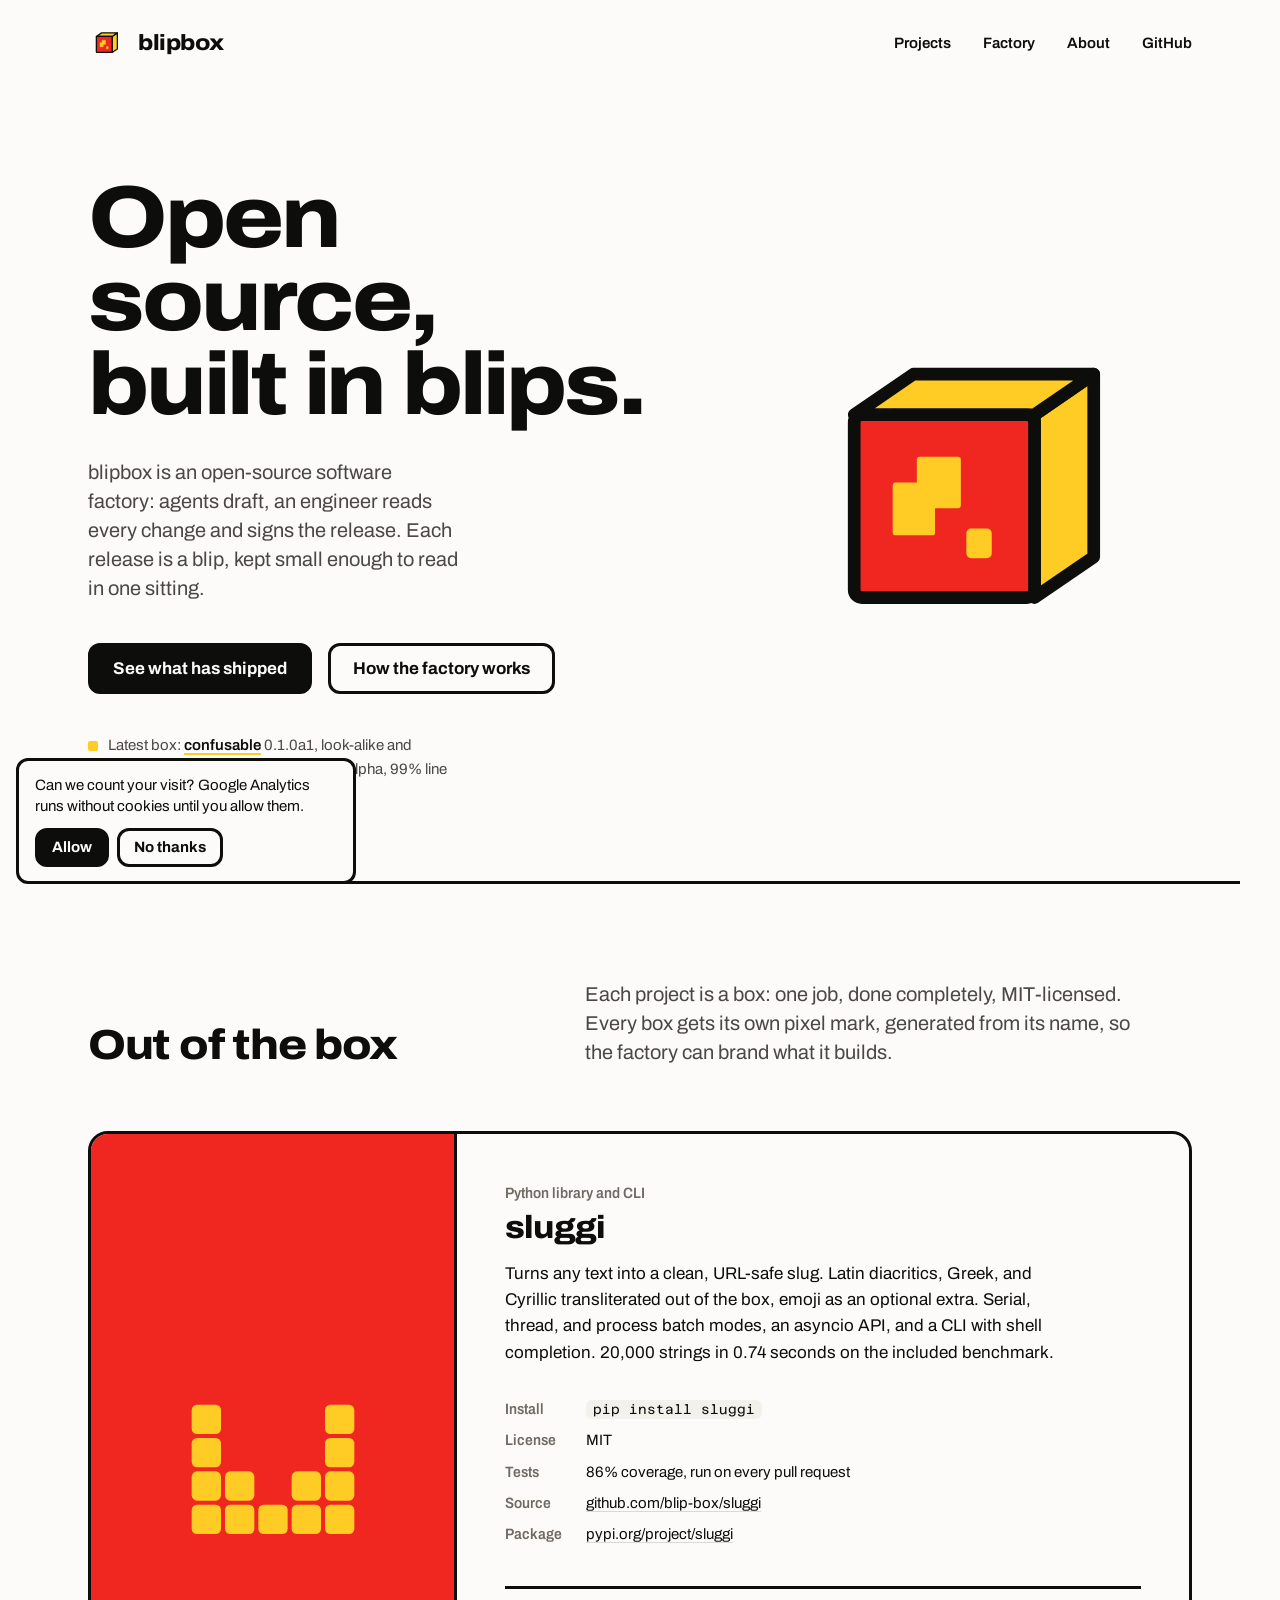
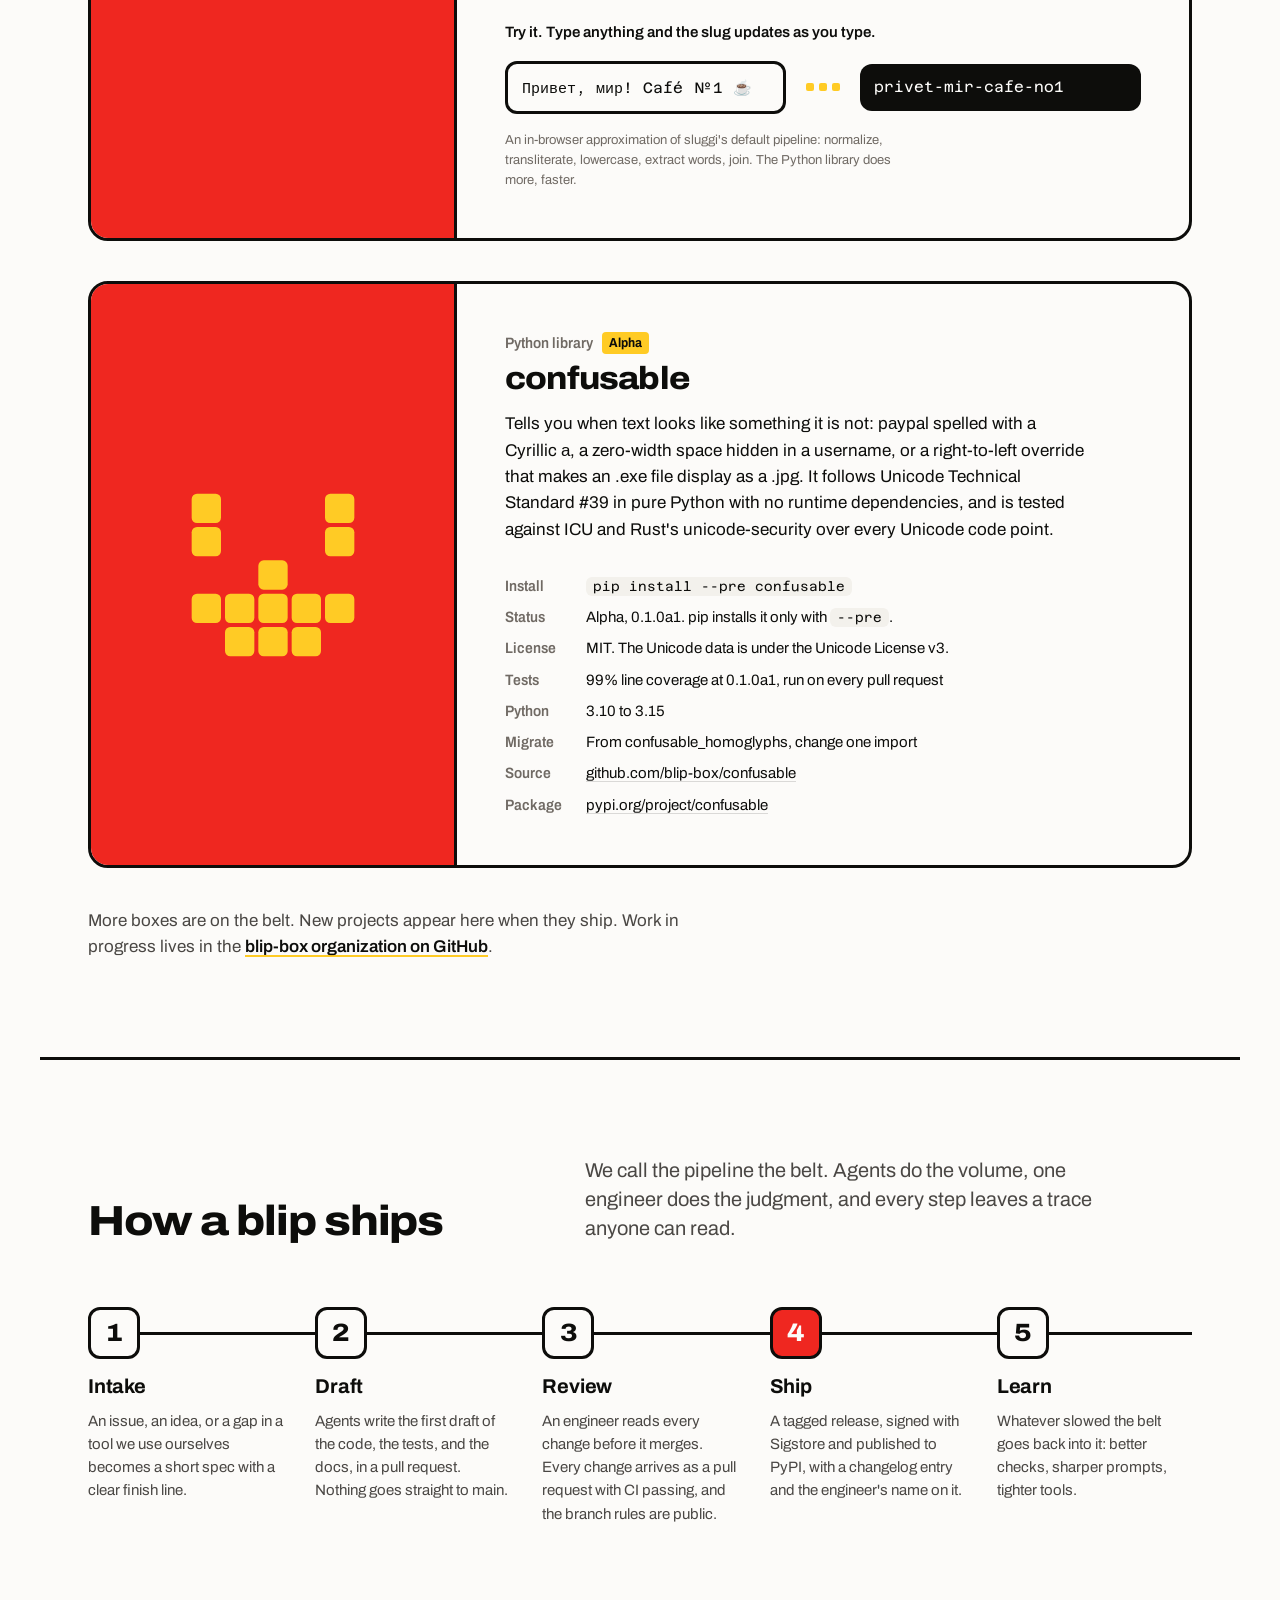
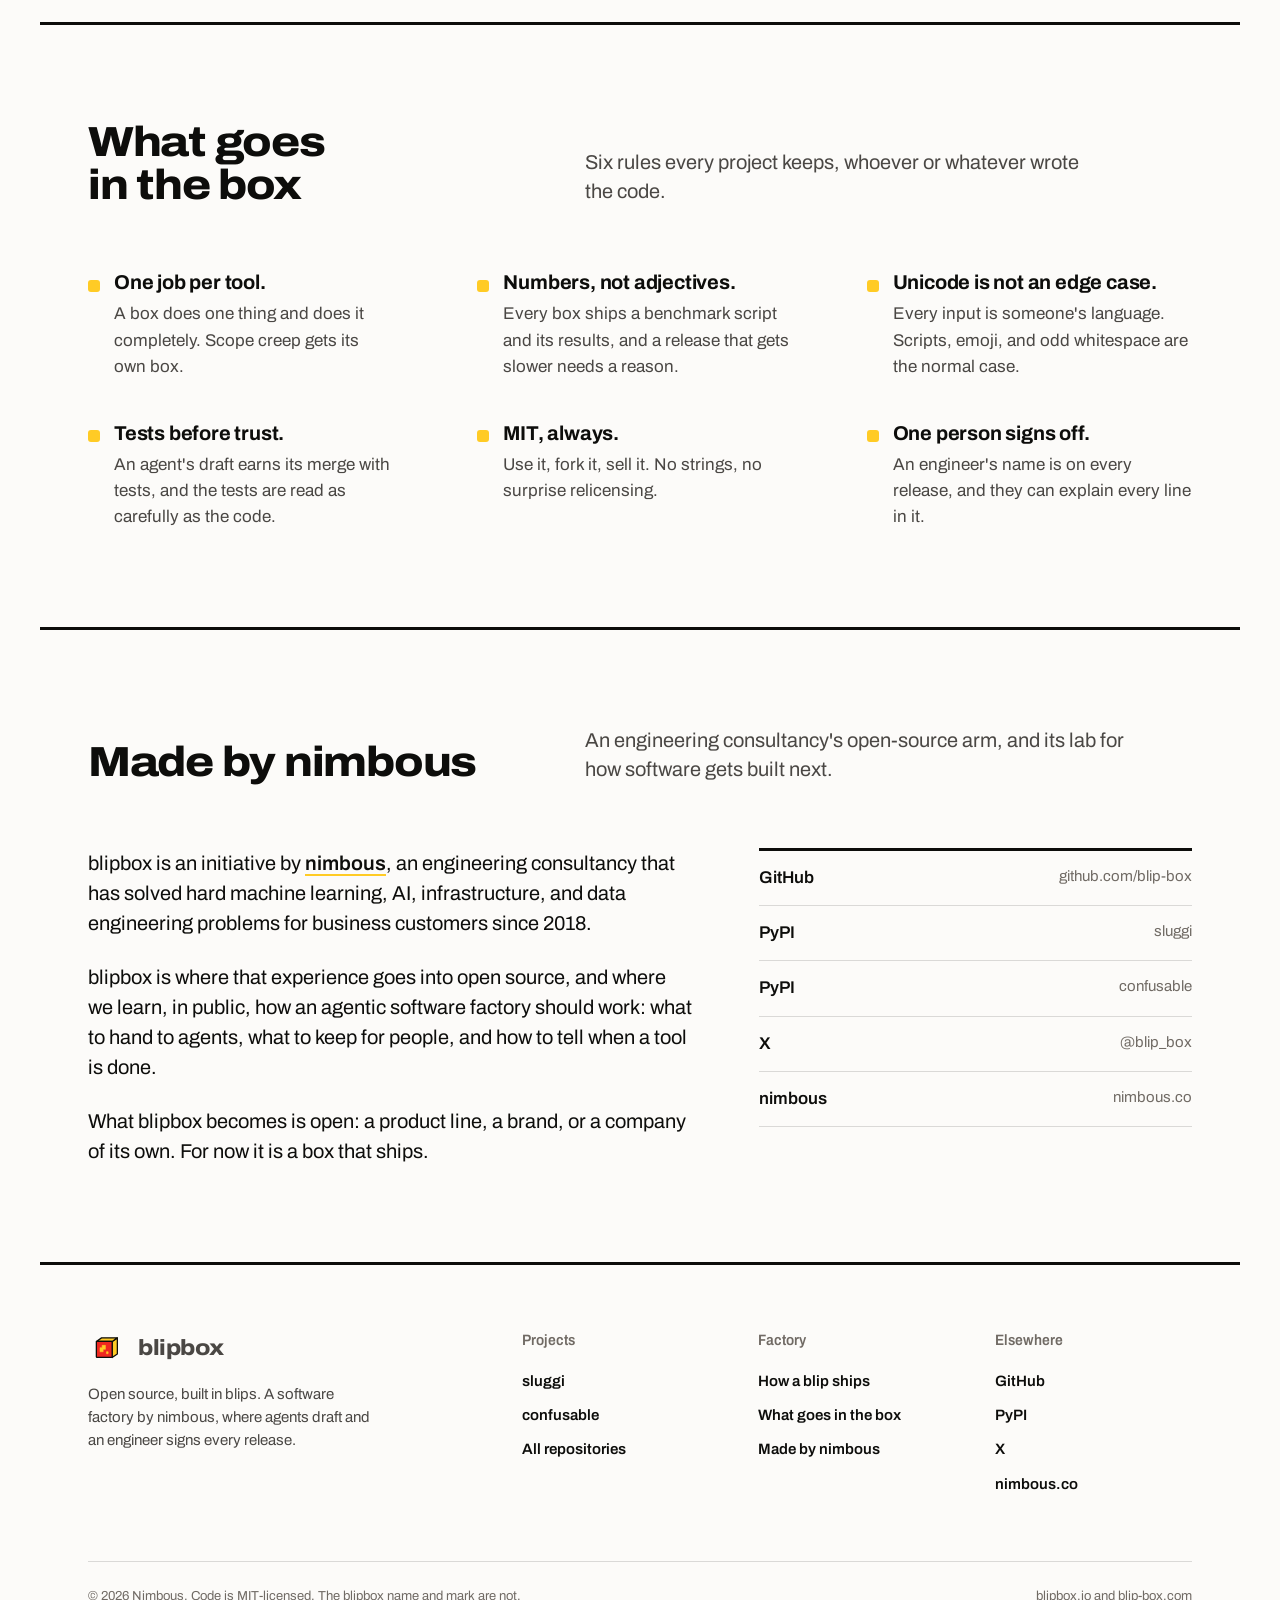
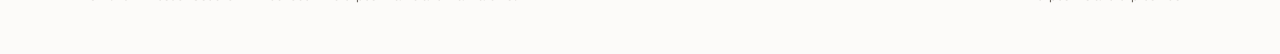
<file: index.html>
<!DOCTYPE html>
<html lang="en">
<head>
  <meta charset="utf-8">
  <meta name="viewport" content="width=device-width, initial-scale=1">
  <title>blipbox</title>
  <meta name="description" content="blipbox is an open-source software factory by nimbous. Agents draft, an engineer reads every change and signs the release. Out of the box so far: sluggi and confusable.">
  <meta name="theme-color" content="#FCFBF9" media="(prefers-color-scheme: light)">
  <meta name="theme-color" content="#131211" media="(prefers-color-scheme: dark)">
  <meta property="og:title" content="blipbox">
  <meta property="og:description" content="Open source, built in blips. A software factory where agents draft and an engineer signs every release.">
  <meta property="og:type" content="website">
  <meta property="og:url" content="https://blipbox.io/">
  <meta property="og:image" content="https://blipbox.io/assets/og.png">
  <meta property="og:image:width" content="1200">
  <meta property="og:image:height" content="630">
  <meta property="og:image:alt" content="The blipbox mark, a red and yellow box, next to the words: blipbox. Open source, built in blips.">
  <meta name="twitter:card" content="summary_large_image">
  <meta name="twitter:site" content="@blip_box">
  <meta name="twitter:title" content="blipbox">
  <meta name="twitter:description" content="Open source, built in blips. A software factory where agents draft and an engineer signs every release.">
  <meta name="twitter:image" content="https://blipbox.io/assets/og.png">
  <link rel="icon" href="assets/favicon.svg" type="image/svg+xml">
  <link rel="preconnect" href="https://fonts.googleapis.com">
  <link rel="preconnect" href="https://fonts.gstatic.com" crossorigin>
  <link href="https://fonts.googleapis.com/css2?family=Archivo:wdth,wght@90..112,400..800&family=Azeret+Mono:wght@400;500&display=swap" rel="stylesheet">
  <!-- Google Analytics with Consent Mode v2. Every storage type is denied by
       default, so the tag runs without cookies until something calls
       gtag('consent', 'update', {...}) with 'granted'. -->
  <script>
    window.dataLayer = window.dataLayer || [];
    function gtag(){dataLayer.push(arguments);}
    gtag('consent', 'default', {
      'ad_storage': 'denied',
      'ad_user_data': 'denied',
      'ad_personalization': 'denied',
      'analytics_storage': 'denied'
    });
    // A visitor who allowed analytics on an earlier visit is counted on this one.
    try {
      var stored = JSON.parse(localStorage.getItem('blipbox-consent'));
      if (stored && stored.value === 'granted') {
        gtag('consent', 'update', { 'analytics_storage': 'granted' });
      }
    } catch (e) {}
  </script>
  <script async src="https://www.googletagmanager.com/gtag/js?id=G-3FG580K8YM"></script>
  <script>
    gtag('js', new Date());
    gtag('config', 'G-3FG580K8YM');
  </script>
  <link rel="stylesheet" href="brand/tokens.css">
  <link rel="stylesheet" href="assets/site.css">
</head>
<body>
<a class="skip" href="#top">Skip to content</a>

<header class="wrap">
  <nav class="nav" aria-label="Primary">
    <a class="brand" href="#top" aria-label="blipbox, home">
      <svg viewBox="0 0 1024 1024" aria-hidden="true">
        <g stroke="#0D0D0B" stroke-width="34" stroke-linejoin="round">
          <polygon fill="#FFCB25" points="651,335 791,239 791,671 651,767"/>
          <polygon fill="#FFCB25" points="225,335 651,335 791,239 365,239"/>
          <rect fill="#EF2720" x="225" y="335" width="426" height="432" rx="18"/>
        </g>
        <g fill="#FFCB25" stroke="#FFCB25" stroke-width="14" stroke-linejoin="round">
          <path d="M380 441 H470 V549 H409 V613 H323 V502 H380 Z"/>
          <rect x="497" y="611" width="46" height="56" rx="4"/>
        </g>
      </svg>
      <span>blipbox</span>
    </a>
    <ul class="nav-links">
      <li><a href="#projects">Projects</a></li>
      <li><a href="#factory">Factory</a></li>
      <li><a href="#about">About</a></li>
      <li><a href="https://github.com/blip-box" rel="noopener">GitHub</a></li>
    </ul>
  </nav>
</header>

<main id="top" tabindex="-1">

  <section class="wrap hero" aria-labelledby="hero-title">
    <div class="hero-copy">
      <h1 id="hero-title">Open source, built in blips.</h1>
      <p class="lede">blipbox is an open-source software factory: agents draft, an engineer reads every change and signs the release. Each release is a blip, kept small enough to read in one sitting.</p>
      <div class="actions">
        <a class="btn" href="#projects">See what has shipped</a>
        <a class="btn btn--ghost" href="#factory">How the factory works</a>
      </div>
      <p class="status"><span>Latest box: <a href="#confusable-title">confusable</a> 0.1.0a1, look-alike and spoofing detection for Unicode text. Alpha, 99% line coverage, MIT.</span></p>
    </div>
    <div class="hero-mark">
      <svg viewBox="0 0 1024 1024" role="img" aria-labelledby="hero-mark-title">
        <title id="hero-mark-title">The blipbox mark: a red and yellow box emitting small yellow blips</title>
        <style>
          .blip { animation: emit 4.5s cubic-bezier(0.15, 0.7, 0.3, 1) infinite; }
          .blip:nth-child(2) { animation-delay: 1.5s; }
          .blip:nth-child(3) { animation-delay: 3s; }
          @keyframes emit {
            0%   { transform: translateY(0);      opacity: 1; }
            55%  { opacity: 1; }
            100% { transform: translateY(-270px); opacity: 0; }
          }
          @media (prefers-reduced-motion: reduce) { .blip { animation: none; opacity: 0; } }
        </style>
        <g fill="#FFCB25">
          <rect class="blip" x="478" y="256" width="44" height="44" rx="7"/>
          <rect class="blip" x="404" y="268" width="34" height="34" rx="6"/>
          <rect class="blip" x="560" y="262" width="28" height="28" rx="5"/>
        </g>
        <g stroke="#0D0D0B" stroke-width="30" stroke-linejoin="round">
          <polygon fill="#FFCB25" points="651,335 791,239 791,671 651,767"/>
          <polygon fill="#FFCB25" points="225,335 651,335 791,239 365,239"/>
          <rect fill="#EF2720" x="225" y="335" width="426" height="432" rx="18"/>
        </g>
        <g fill="#FFCB25" stroke="#FFCB25" stroke-width="14" stroke-linejoin="round">
          <path d="M380 441 H470 V549 H409 V613 H323 V502 H380 Z"/>
          <rect x="497" y="611" width="46" height="56" rx="4"/>
        </g>
      </svg>
    </div>
  </section>

  <section class="wrap section" id="projects" aria-labelledby="projects-title">
    <div class="section-head">
      <h2 id="projects-title">Out of the box</h2>
      <p>Each project is a box: one job, done completely, MIT-licensed. Every box gets its own pixel mark, generated from its name, so the factory can brand what it builds.</p>
    </div>

    <article class="box" aria-labelledby="sluggi-title">
      <div class="box-face">
        <svg data-sprite="sluggi" role="img" aria-label="sluggi mark"></svg>
      </div>
      <div class="box-body">
        <p class="box-kind">Python library and CLI</p>
        <h3 id="sluggi-title">sluggi</h3>
        <p>Turns any text into a clean, URL-safe slug. Latin diacritics, Greek, and Cyrillic transliterated out of the box, emoji as an optional extra. Serial, thread, and process batch modes, an asyncio API, and a CLI with shell completion. 20,000 strings in 0.74 seconds on the included benchmark.</p>
        <dl class="facts">
          <dt>Install</dt><dd><code>pip install sluggi</code></dd>
          <dt>License</dt><dd>MIT</dd>
          <dt>Tests</dt><dd>86% coverage, run on every pull request</dd>
          <dt>Source</dt><dd><a href="https://github.com/blip-box/sluggi" rel="noopener">github.com/blip-box/sluggi</a></dd>
          <dt>Package</dt><dd><a href="https://pypi.org/project/sluggi/" rel="noopener">pypi.org/project/sluggi</a></dd>
        </dl>
        <div class="try">
          <label for="slug-in">Try it. Type anything and the slug updates as you type.</label>
          <div class="try-row">
            <input id="slug-in" type="text" value="Привет, мир! Café №1 ☕" autocomplete="off" spellcheck="false" aria-describedby="try-note">
            <span class="belt-dots" aria-hidden="true"><i></i><i></i><i></i></span>
            <output id="slug-out" for="slug-in" aria-live="polite">privet-mir-cafe-no1</output>
          </div>
          <p class="try-note" id="try-note">An in-browser approximation of sluggi's default pipeline: normalize, transliterate, lowercase, extract words, join. The Python library does more, faster.</p>
        </div>
      </div>
    </article>

    <article class="box" aria-labelledby="confusable-title">
      <div class="box-face">
        <svg data-sprite="confusable" role="img" aria-label="confusable mark"></svg>
      </div>
      <div class="box-body">
        <p class="box-kind">Python library <span class="tag">Alpha</span></p>
        <h3 id="confusable-title">confusable</h3>
        <p>Tells you when text looks like something it is not: p&#x430;ypal spelled with a Cyrillic &#x430;, a zero-width space hidden in a username, or a right-to-left override that makes an .exe file display as a .jpg. It follows Unicode Technical Standard #39 in pure Python with no runtime dependencies, and is tested against ICU and Rust's unicode-security over every Unicode code point.</p>
        <dl class="facts">
          <dt>Install</dt><dd><code>pip install --pre confusable</code></dd>
          <dt>Status</dt><dd>Alpha, 0.1.0a1. pip installs it only with <code>--pre</code>.</dd>
          <dt>License</dt><dd>MIT. The Unicode data is under the Unicode License v3.</dd>
          <dt>Tests</dt><dd>99% line coverage at 0.1.0a1, run on every pull request</dd>
          <dt>Python</dt><dd>3.10 to 3.15</dd>
          <dt>Migrate</dt><dd>From confusable_homoglyphs, change one import</dd>
          <dt>Source</dt><dd><a href="https://github.com/blip-box/confusable" rel="noopener">github.com/blip-box/confusable</a></dd>
          <dt>Package</dt><dd><a href="https://pypi.org/project/confusable/" rel="noopener">pypi.org/project/confusable</a></dd>
        </dl>
      </div>
    </article>

    <p class="more">More boxes are on the belt. New projects appear here when they ship. Work in progress lives in the <a href="https://github.com/blip-box" rel="noopener">blip-box organization on GitHub</a>.</p>
  </section>

  <section class="wrap section" id="factory" aria-labelledby="factory-title">
    <div class="section-head">
      <h2 id="factory-title">How a blip ships</h2>
      <p>We call the pipeline the belt. Agents do the volume, one engineer does the judgment, and every step leaves a trace anyone can read.</p>
    </div>
    <ol class="belt">
      <li>
        <h3>Intake</h3>
        <p>An issue, an idea, or a gap in a tool we use ourselves becomes a short spec with a clear finish line.</p>
      </li>
      <li>
        <h3>Draft</h3>
        <p>Agents write the first draft of the code, the tests, and the docs, in a pull request. Nothing goes straight to main.</p>
      </li>
      <li>
        <h3>Review</h3>
        <p>An engineer reads every change before it merges. Every change arrives as a pull request with CI passing, and the branch rules are public.</p>
      </li>
      <li data-ship>
        <h3>Ship</h3>
        <p>A tagged release, signed with Sigstore and published to PyPI, with a changelog entry and the engineer's name on it.</p>
      </li>
      <li>
        <h3>Learn</h3>
        <p>Whatever slowed the belt goes back into it: better checks, sharper prompts, tighter tools.</p>
      </li>
    </ol>
  </section>

  <section class="wrap section" id="principles" aria-labelledby="principles-title">
    <div class="section-head">
      <h2 id="principles-title">What goes in the box</h2>
      <p>Six rules every project keeps, whoever or whatever wrote the code.</p>
    </div>
    <ul class="principles">
      <li><strong>One job per tool.</strong><p>A box does one thing and does it completely. Scope creep gets its own box.</p></li>
      <li><strong>Numbers, not adjectives.</strong><p>Every box ships a benchmark script and its results, and a release that gets slower needs a reason.</p></li>
      <li><strong>Unicode is not an edge case.</strong><p>Every input is someone's language. Scripts, emoji, and odd whitespace are the normal case.</p></li>
      <li><strong>Tests before trust.</strong><p>An agent's draft earns its merge with tests, and the tests are read as carefully as the code.</p></li>
      <li><strong>MIT, always.</strong><p>Use it, fork it, sell it. No strings, no surprise relicensing.</p></li>
      <li><strong>One person signs off.</strong><p>An engineer's name is on every release, and they can explain every line in it.</p></li>
    </ul>
  </section>

  <section class="wrap section" id="about" aria-labelledby="about-title">
    <div class="section-head">
      <h2 id="about-title">Made by nimbous</h2>
      <p>An engineering consultancy's open-source arm, and its lab for how software gets built next.</p>
    </div>
    <div class="about">
      <div class="about-text">
        <p>blipbox is an initiative by <a href="https://nimbous.co" rel="noopener">nimbous</a>, an engineering consultancy that has solved hard machine learning, AI, infrastructure, and data engineering problems for business customers since 2018.</p>
        <p>blipbox is where that experience goes into open source, and where we learn, in public, how an agentic software factory should work: what to hand to agents, what to keep for people, and how to tell when a tool is done.</p>
        <p>What blipbox becomes is open: a product line, a brand, or a company of its own. For now it is a box that ships.</p>
      </div>
      <ul class="about-links">
        <li><a href="https://github.com/blip-box" rel="noopener">GitHub<span>github.com/blip-box</span></a></li>
        <li><a href="https://pypi.org/project/sluggi/" rel="noopener">PyPI<span>sluggi</span></a></li>
        <li><a href="https://pypi.org/project/confusable/" rel="noopener">PyPI<span>confusable</span></a></li>
        <li><a href="https://x.com/blip_box" rel="noopener">X<span>@blip_box</span></a></li>
        <li><a href="https://nimbous.co" rel="noopener">nimbous<span>nimbous.co</span></a></li>
      </ul>
    </div>
  </section>

</main>

<footer class="wrap footer">
  <div class="footer-grid">
    <div class="footer-brand">
      <a class="brand" href="#top" aria-label="blipbox, back to top">
        <svg viewBox="0 0 1024 1024" aria-hidden="true">
          <g stroke="#0D0D0B" stroke-width="34" stroke-linejoin="round">
            <polygon fill="#FFCB25" points="651,335 791,239 791,671 651,767"/>
            <polygon fill="#FFCB25" points="225,335 651,335 791,239 365,239"/>
            <rect fill="#EF2720" x="225" y="335" width="426" height="432" rx="18"/>
          </g>
          <g fill="#FFCB25" stroke="#FFCB25" stroke-width="14" stroke-linejoin="round">
            <path d="M380 441 H470 V549 H409 V613 H323 V502 H380 Z"/>
            <rect x="497" y="611" width="46" height="56" rx="4"/>
          </g>
        </svg>
        <span>blipbox</span>
      </a>
      <p>Open source, built in blips. A software factory by nimbous, where agents draft and an engineer signs every release.</p>
    </div>
    <div>
      <h4>Projects</h4>
      <ul>
        <li><a href="https://github.com/blip-box/sluggi" rel="noopener">sluggi</a></li>
        <li><a href="https://github.com/blip-box/confusable" rel="noopener">confusable</a></li>
        <li><a href="https://github.com/blip-box" rel="noopener">All repositories</a></li>
      </ul>
    </div>
    <div>
      <h4>Factory</h4>
      <ul>
        <li><a href="#factory">How a blip ships</a></li>
        <li><a href="#principles">What goes in the box</a></li>
        <li><a href="#about">Made by nimbous</a></li>
      </ul>
    </div>
    <div>
      <h4>Elsewhere</h4>
      <ul>
        <li><a href="https://github.com/blip-box" rel="noopener">GitHub</a></li>
        <li><a href="https://pypi.org/project/sluggi/" rel="noopener">PyPI</a></li>
        <li><a href="https://x.com/blip_box" rel="noopener">X</a></li>
        <li><a href="https://nimbous.co" rel="noopener">nimbous.co</a></li>
      </ul>
    </div>
  </div>
  <div class="footer-bar">
    <span>© 2026 Nimbous. Code is MIT-licensed. The blipbox name and mark are not.</span>
    <span>blipbox.io and blip-box.com</span>
  </div>
</footer>

<div class="consent" id="consent" hidden role="region" aria-label="Analytics opt-in">
  <p>Can we count your visit? Google Analytics runs without cookies until you allow them.</p>
  <div class="consent-actions">
    <button type="button" class="btn" data-consent="granted">Allow</button>
    <button type="button" class="btn btn--ghost" data-consent="denied">No thanks</button>
  </div>
</div>

<script src="assets/main.js"></script>
<!-- Cloudflare Web Analytics --><script type='module' src='https://static.cloudflareinsights.com/beacon.min.js' data-cf-beacon='{"token": "6e9bb70d1df34684ad628e5656ee9313"}'></script><!-- End Cloudflare Web Analytics -->
</body>
</html>
</file>
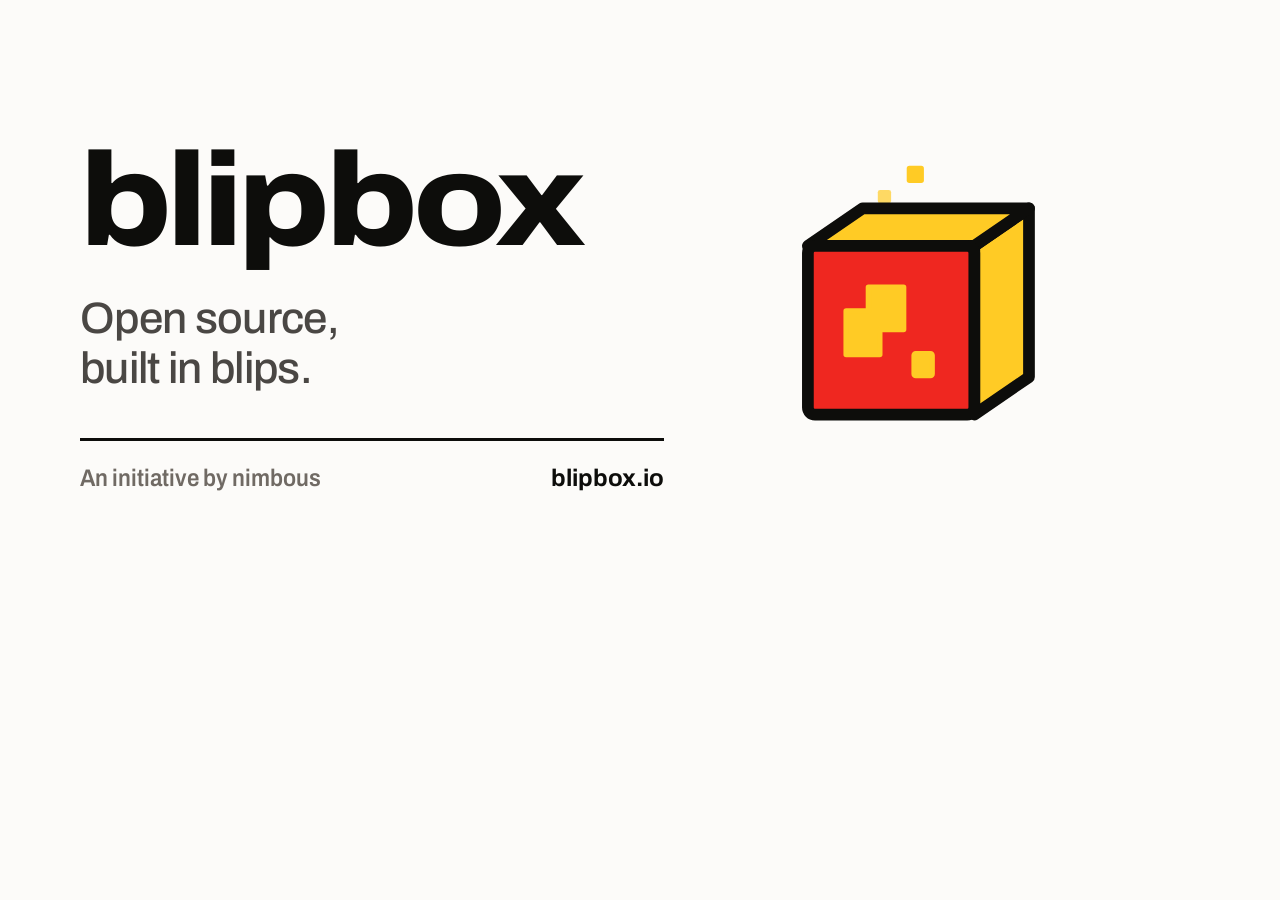
<file: brand/social-card.html>
<!DOCTYPE html>
<html lang="en">
<head>
  <meta charset="utf-8">
  <title>blipbox social card</title>
  <link rel="preconnect" href="https://fonts.googleapis.com">
  <link rel="preconnect" href="https://fonts.gstatic.com" crossorigin>
  <link href="https://fonts.googleapis.com/css2?family=Archivo:wdth,wght@90..112,400..800&display=block" rel="stylesheet">
  <style>
    /* 1200x630 Open Graph card. Rendered to assets/og.png by scripts/render-og.py. */
    html, body { margin: 0; }
    body {
      width: 1200px;
      height: 630px;
      overflow: hidden;
      background: #FCFBF9;
      color: #0D0D0B;
      font-family: "Archivo", "Helvetica Neue", Arial, sans-serif;
      -webkit-font-smoothing: antialiased;
    }
    .card {
      box-sizing: border-box;
      width: 1200px;
      height: 630px;
      padding: 72px 80px;
      display: grid;
      grid-template-columns: 1fr 400px;
      gap: 56px;
      align-items: center;
    }
    .wordmark {
      font-size: 132px;
      font-weight: 800;
      font-stretch: 112%;
      letter-spacing: -0.035em;
      line-height: 0.95;
    }
    .tag {
      margin-top: 28px;
      font-size: 44px;
      font-weight: 500;
      letter-spacing: -0.015em;
      line-height: 1.15;
      color: #4A4744;
      max-width: 14ch;
    }
    .meta {
      margin-top: 44px;
      padding-top: 24px;
      border-top: 3px solid #0D0D0B;
      display: flex;
      justify-content: space-between;
      align-items: center;
      font-size: 24px;
      font-weight: 600;
      font-stretch: 90%;
      color: #706A64;
    }
    .meta b { color: #0D0D0B; font-weight: 700; font-stretch: 100%; }
    .mark { width: 400px; height: 400px; display: block; }
  </style>
</head>
<body>
  <div class="card">
    <div>
      <div class="wordmark">blipbox</div>
      <div class="tag">Open source,<br>built in blips.</div>
      <div class="meta"><span>An initiative by nimbous</span><b>blipbox.io</b></div>
    </div>
    <svg class="mark" viewBox="0 0 1024 1024" aria-hidden="true">
      <g fill="#FFCB25">
        <rect x="478" y="130" width="44" height="44" rx="7"/>
        <rect x="404" y="192" width="34" height="34" rx="6" opacity="0.7"/>
      </g>
      <g stroke="#0D0D0B" stroke-width="30" stroke-linejoin="round">
        <polygon fill="#FFCB25" points="651,335 791,239 791,671 651,767"/>
        <polygon fill="#FFCB25" points="225,335 651,335 791,239 365,239"/>
        <rect fill="#EF2720" x="225" y="335" width="426" height="432" rx="18"/>
      </g>
      <g fill="#FFCB25" stroke="#FFCB25" stroke-width="14" stroke-linejoin="round">
        <path d="M380 441 H470 V549 H409 V613 H323 V502 H380 Z"/>
        <rect x="497" y="611" width="46" height="56" rx="4"/>
      </g>
    </svg>
  </div>
</body>
</html>
</file>
<file: brand/tokens.css>
/* blipbox design tokens
   Every value here is derived from the mark (brand/logo.svg):
   the four colors are sampled from it, and the three structural
   numbers (stroke, radius, pixel) are its outline, corner and pixel unit. */

:root {
  color-scheme: light;

  /* Color: paper and ink are the page, red is a surface, yellow is a signal */
  --paper:      #FCFBF9;
  --paper-2:    #F3F1EC;
  --ink:        #0D0D0B;
  --ink-2:      #4A4744;
  --ink-3:      #706A64;
  --line:       rgba(13, 13, 11, 0.14);
  --red:        #EF2720;
  --red-deep:   #C81C16;
  --yellow:     #FFCB25;
  --yellow-deep:#E0B000;
  --on-ink:     #FCFBF9;
  --on-red:     #FCFBF9;
  --logo-ink:   #0D0D0B;   /* the mark keeps its own outline in every theme */

  /* Structure: the box in three numbers */
  --stroke:     3px;
  --radius:     12px;
  --radius-lg:  20px;
  --px:         8px;

  /* Type */
  --font-sans:  "Archivo", "Helvetica Neue", Helvetica, Arial, sans-serif;
  --font-mono:  "Azeret Mono", ui-monospace, "SF Mono", Menlo, Consolas, monospace;
  --wide:       112%;   /* headline width on the Archivo wdth axis */
  --narrow:     90%;    /* small labels */

  --t-xs:   0.8125rem;
  --t-sm:   0.9375rem;
  --t-base: 1.0625rem;
  --t-lg:   1.25rem;
  --t-xl:   1.5625rem;
  --t-2xl:  2rem;
  --t-3xl:  2.625rem;
  --t-display: clamp(2.9rem, 1.1rem + 5.5vw, 5.5rem);

  /* Space on an 8px grid */
  --s1: 8px;  --s2: 16px; --s3: 24px; --s4: 32px; --s5: 40px;
  --s6: 48px; --s8: 64px; --s10: 80px; --s12: 96px; --s16: 128px;

  --ease-out: cubic-bezier(0.2, 0.7, 0.2, 1);
  --ease-pop: cubic-bezier(0.2, 0.8, 0.2, 1.18);
}

@media (prefers-color-scheme: dark) {
  :root:not([data-theme="light"]) {
    color-scheme: dark;
    --paper:      #131211;
    --paper-2:    #1D1B19;
    --ink:        #F4F2EE;
    --ink-2:      #BBB5AE;
    --ink-3:      #8F8982;
    --line:       rgba(244, 242, 238, 0.16);
    --red:        #F5342C;
    --red-deep:   #D8241D;
    --yellow:     #FFCB25;
    --yellow-deep:#E0B000;
    --on-ink:     #131211;
    --on-red:     #FCFBF9;
  }
}

:root[data-theme="dark"] {
  color-scheme: dark;
  --paper:      #131211;
  --paper-2:    #1D1B19;
  --ink:        #F4F2EE;
  --ink-2:      #BBB5AE;
  --ink-3:      #8F8982;
  --line:       rgba(244, 242, 238, 0.16);
  --red:        #F5342C;
  --red-deep:   #D8241D;
  --yellow:     #FFCB25;
  --yellow-deep:#E0B000;
  --on-ink:     #131211;
  --on-red:     #FCFBF9;
}
</file>
<file: assets/site.css>
/* blipbox site styles. Tokens live in brand/tokens.css. */

*, *::before, *::after { box-sizing: border-box; }

html {
  -webkit-text-size-adjust: 100%;
  scroll-behavior: smooth;
  scroll-padding-top: var(--s4);
}

body {
  margin: 0;
  background: var(--paper);
  color: var(--ink);
  font-family: var(--font-sans);
  font-size: var(--t-base);
  line-height: 1.55;
  -webkit-font-smoothing: antialiased;
  text-rendering: optimizeLegibility;
}

::selection { background: var(--yellow); color: #0D0D0B; }

:focus-visible {
  outline: var(--stroke) solid var(--yellow);
  outline-offset: 3px;
  border-radius: 4px;
}

a { color: inherit; }

.skip {
  position: absolute;
  top: -100px;
  left: 16px;
  z-index: 10;
  padding: 10px 14px;
  background: var(--ink);
  color: var(--on-ink);
  border-radius: var(--radius);
  font-weight: 700;
  text-decoration: none;
}
.skip:focus-visible { top: 16px; }
p { margin: 0; text-wrap: pretty; }
h1, h2, h3, h4 { margin: 0; text-wrap: balance; }
code {
  font-family: var(--font-mono);
  font-size: 0.88em;
  background: var(--paper-2);
  padding: 2px 7px;
  border-radius: 6px;
}
svg { display: block; }
[hidden] { display: none !important; }
button.btn { font-family: inherit; cursor: pointer; }

.wrap {
  width: 100%;
  max-width: 1200px;
  margin-inline: auto;
  padding-inline: clamp(20px, 4vw, 48px);
}

/* Nav ------------------------------------------------------------------ */

.nav {
  display: flex;
  flex-wrap: wrap;
  align-items: center;
  justify-content: space-between;
  gap: var(--s2) var(--s4);
  padding-block: var(--s3);
}

.brand {
  display: inline-flex;
  align-items: center;
  gap: 12px;
  text-decoration: none;
  font-weight: 800;
  font-stretch: var(--wide);
  font-size: 1.375rem;
  letter-spacing: -0.02em;
  line-height: 1;
}
.brand svg { width: 38px; height: 38px; }

.nav-links {
  display: flex;
  gap: var(--s4);
  list-style: none;
  margin: 0;
  padding: 0;
}
.nav-links a {
  text-decoration: none;
  font-weight: 600;
  font-size: var(--t-sm);
  padding: 6px 0;
  border-bottom: 2px solid transparent;
  transition: border-color 0.15s;
}
.nav-links a:hover { border-bottom-color: var(--yellow); }

@media (max-width: 560px) {
  .nav-links { gap: var(--s3); }
  .nav-links a { padding-block: 11px; }
}
@media (max-width: 400px) {
  .nav-links { gap: var(--s2); }
}

/* Hero ----------------------------------------------------------------- */

.hero {
  display: grid;
  grid-template-columns: minmax(0, 7fr) minmax(0, 5fr);
  gap: var(--s8);
  align-items: center;
  padding-block: clamp(var(--s6), 7vw, var(--s12)) clamp(var(--s6), 6vw, var(--s10));
}

.hero h1 {
  font-size: var(--t-display);
  line-height: 0.95;
  letter-spacing: -0.035em;
  font-weight: 800;
  font-stretch: var(--wide);
  max-width: 13ch;
  margin-bottom: var(--s4);
}

.lede {
  font-size: var(--t-lg);
  line-height: 1.45;
  max-width: 34ch;
  color: var(--ink-2);
  margin-bottom: var(--s5);
}

.actions {
  display: flex;
  flex-wrap: wrap;
  gap: var(--s2);
  align-items: center;
}

.status {
  display: flex;
  align-items: flex-start;
  gap: 10px;
  margin-top: var(--s5);
  font-size: var(--t-sm);
  color: var(--ink-2);
  max-width: 44ch;
}
.status::before {
  content: "";
  flex: none;
  width: 10px;
  height: 10px;
  margin-top: 0.45em;
  border-radius: 2px;
  background: var(--yellow);
}
.status a { color: var(--ink); font-weight: 600; text-decoration-color: var(--yellow); text-decoration-thickness: 2px; text-underline-offset: 0.18em; }

.hero-mark {
  justify-self: end;
  width: min(100%, 440px);
  transition: transform 0.5s var(--ease-pop);
}
@media (hover: hover) and (pointer: fine) {
  .hero-mark:hover { transform: rotate(-4deg) translateY(-8px); }
}
.hero-mark svg { width: 100%; height: auto; animation: land 0.8s var(--ease-pop) both; }

@keyframes land {
  from { transform: translateY(18px); }
  to   { transform: translateY(0); }
}

@media (max-width: 820px) {
  .hero { grid-template-columns: 1fr; gap: var(--s5); }
  .hero-mark { order: -1; justify-self: start; width: min(56%, 220px); }
}

/* Buttons -------------------------------------------------------------- */

.btn {
  display: inline-flex;
  align-items: center;
  gap: 10px;
  padding: 14px 22px;
  border: var(--stroke) solid var(--ink);
  border-radius: var(--radius);
  background: var(--ink);
  color: var(--on-ink);
  text-decoration: none;
  font-weight: 700;
  font-size: var(--t-base);
  line-height: 1;
  transition: background 0.2s, border-color 0.2s, color 0.2s, transform 0.15s;
}
.btn:hover { background: var(--red-deep); border-color: var(--red-deep); color: var(--on-red); }
.btn:active { transform: translateY(2px); }
.btn--ghost { background: transparent; color: var(--ink); }
.btn--ghost:hover { background: var(--paper-2); border-color: var(--ink); color: var(--ink); }

/* Sections ------------------------------------------------------------- */

.section {
  padding-block: clamp(var(--s8), 8vw, var(--s12));
  border-top: var(--stroke) solid var(--ink);
}

.section-head {
  display: grid;
  grid-template-columns: minmax(0, 5fr) minmax(0, 7fr);
  gap: var(--s3) var(--s8);
  align-items: end;
  margin-bottom: clamp(var(--s5), 5vw, var(--s8));
}
.section h2 {
  font-size: var(--t-3xl);
  line-height: 1.02;
  letter-spacing: -0.03em;
  font-weight: 800;
  font-stretch: var(--wide);
}
.section-head p {
  max-width: 50ch;
  color: var(--ink-2);
  font-size: var(--t-lg);
  line-height: 1.45;
}

@media (max-width: 820px) {
  .section-head { grid-template-columns: 1fr; }
}

/* A box: the only thing on the page that gets a border ----------------- */

.box {
  display: grid;
  grid-template-columns: minmax(0, 4fr) minmax(0, 8fr);
  border: var(--stroke) solid var(--ink);
  border-radius: var(--radius-lg);
  overflow: hidden;
  background: var(--paper);
}

.box + .box { margin-top: var(--s5); }

.box-face {
  background: var(--red);
  border-right: var(--stroke) solid var(--ink);
  display: grid;
  place-items: center;
  padding: clamp(var(--s4), 5vw, var(--s8));
}
.box-face svg { width: min(100%, 200px); aspect-ratio: 1; height: auto; }

.box-body { padding: clamp(var(--s4), 4vw, var(--s6)); min-width: 0; }

.box-kind {
  font-size: var(--t-sm);
  font-weight: 600;
  font-stretch: var(--narrow);
  color: var(--ink-3);
  margin-bottom: 6px;
}
/* Release state beside the kind, for a box that is not stable yet */
.tag {
  display: inline-block;
  margin-left: 6px;
  padding: 1px 7px;
  border-radius: 4px;
  background: var(--yellow);
  color: var(--logo-ink);
  font-size: var(--t-xs);
  font-weight: 700;
  font-stretch: var(--narrow);
  vertical-align: 1px;
}
.box-body h3 {
  font-size: var(--t-2xl);
  font-weight: 800;
  font-stretch: 108%;
  letter-spacing: -0.025em;
  line-height: 1.05;
  margin-bottom: var(--s2);
}
.box-body > p { max-width: 58ch; }

.facts {
  display: grid;
  grid-template-columns: max-content 1fr;
  gap: 8px var(--s3);
  margin: var(--s4) 0 0;
  font-size: var(--t-sm);
}
.facts dt { color: var(--ink-3); font-weight: 600; font-stretch: var(--narrow); }
.facts dd { margin: 0; min-width: 0; overflow-wrap: anywhere; }
.facts a { text-decoration-color: var(--line); text-underline-offset: 0.18em; }
.facts a:hover { text-decoration-color: var(--yellow); text-decoration-thickness: 2px; }

@media (max-width: 720px) {
  .box { grid-template-columns: 1fr; }
  .box-face { border-right: 0; border-bottom: var(--stroke) solid var(--ink); }
  .box-face svg { width: min(50%, 160px); }
}

/* Try it --------------------------------------------------------------- */

.try {
  margin-top: var(--s5);
  padding-top: var(--s4);
  border-top: var(--stroke) solid var(--ink);
}
.try label {
  display: block;
  font-weight: 600;
  font-size: var(--t-sm);
  margin-bottom: var(--s2);
}
.try-row {
  display: grid;
  grid-template-columns: minmax(0, 1fr) auto minmax(0, 1fr);
  align-items: center;
  gap: var(--s2);
}
.try input {
  font: inherit;
  font-family: var(--font-mono);
  font-size: var(--t-sm);
  width: 100%;
  min-width: 0;
  padding: 12px 14px;
  border: var(--stroke) solid var(--ink);
  border-radius: var(--radius);
  background: var(--paper);
  color: var(--ink);
}
.try output {
  display: block;
  font-family: var(--font-mono);
  font-size: var(--t-sm);
  padding: 12px 14px;
  min-height: 3em;
  border-radius: var(--radius);
  background: var(--ink);
  color: var(--on-ink);
  overflow-wrap: anywhere;
  line-height: 1.5;
}
.try output:empty::before { content: "\2205"; color: var(--ink-3); }
.belt-dots { display: flex; gap: 5px; padding-inline: 4px; }
.belt-dots i { width: 8px; height: 8px; border-radius: 2px; background: var(--yellow); }
.try-note { margin-top: var(--s2); font-size: var(--t-xs); color: var(--ink-3); max-width: 60ch; }

@media (max-width: 560px) {
  .try-row { grid-template-columns: 1fr; }
  .belt-dots { flex-direction: column; align-items: center; padding: 0; }
}

.more {
  margin-top: var(--s5);
  max-width: 62ch;
  color: var(--ink-2);
}
.more a { font-weight: 600; color: var(--ink); text-decoration-color: var(--yellow); text-decoration-thickness: 2px; text-underline-offset: 0.18em; }

/* The belt: a real sequence, so it is numbered ------------------------- */

.belt {
  list-style: none;
  margin: 0;
  padding: 0;
  display: grid;
  grid-template-columns: repeat(5, minmax(0, 1fr));
  gap: var(--s4);
  counter-reset: step;
  position: relative;
}
.belt::before {
  content: "";
  position: absolute;
  left: 0;
  right: 0;
  top: 25px;
  height: var(--stroke);
  background: var(--ink);
}
.belt li { position: relative; padding-top: var(--s8); min-width: 0; }
.belt li::before {
  counter-increment: step;
  content: counter(step);
  position: absolute;
  top: 0;
  left: 0;
  width: 52px;
  height: 52px;
  display: grid;
  place-items: center;
  border: var(--stroke) solid var(--ink);
  border-radius: var(--radius);
  background: var(--paper);
  color: var(--ink);
  font-weight: 800;
  font-stretch: var(--wide);
  font-size: var(--t-xl);
  letter-spacing: -0.02em;
  line-height: 1;
}
.belt li[data-ship]::before { background: var(--red); color: var(--on-red); }
.belt h3 {
  font-size: var(--t-lg);
  font-weight: 700;
  letter-spacing: -0.01em;
  margin-bottom: var(--s1);
}
.belt p { color: var(--ink-2); font-size: var(--t-sm); }

@media (max-width: 960px) {
  .belt { grid-template-columns: 1fr; gap: var(--s5); }
  .belt::before { top: 0; bottom: 0; left: 24px; right: auto; width: var(--stroke); height: auto; }
  .belt li { padding-top: 0; padding-left: var(--s10); }
  .belt li::before { top: -4px; }
}

/* Principles ----------------------------------------------------------- */

.principles {
  list-style: none;
  margin: 0;
  padding: 0;
  display: grid;
  grid-template-columns: repeat(auto-fit, minmax(280px, 1fr));
  gap: var(--s5) var(--s8);
}
.principles li { position: relative; padding-left: 26px; max-width: 42ch; }
.principles li::before {
  content: "";
  position: absolute;
  left: 0;
  top: 0.55em;
  width: 12px;
  height: 12px;
  border-radius: 3px;
  background: var(--yellow);
}
.principles strong {
  display: block;
  font-weight: 700;
  font-size: var(--t-lg);
  letter-spacing: -0.01em;
  line-height: 1.25;
  margin-bottom: 6px;
}
.principles p { color: var(--ink-2); }

/* About ---------------------------------------------------------------- */

.about {
  display: grid;
  grid-template-columns: minmax(0, 7fr) minmax(0, 5fr);
  gap: var(--s5) var(--s8);
  align-items: start;
}
.about-text { display: grid; gap: var(--s3); max-width: 60ch; font-size: var(--t-lg); line-height: 1.5; }
.about-text a { text-decoration-color: var(--yellow); text-decoration-thickness: 2px; text-underline-offset: 0.18em; font-weight: 600; }

.about-links { list-style: none; margin: 0; padding: 0; display: grid; gap: 0; border-top: var(--stroke) solid var(--ink); }
.about-links li { border-bottom: 1px solid var(--line); }
.about-links a {
  display: flex;
  justify-content: space-between;
  gap: var(--s2);
  padding: 14px 0;
  text-decoration: none;
  font-weight: 600;
}
.about-links span { color: var(--ink-3); font-weight: 400; font-size: var(--t-sm); text-align: right; }
.about-links a:hover { color: var(--red); }

@media (max-width: 820px) {
  .about { grid-template-columns: 1fr; }
}

/* Footer --------------------------------------------------------------- */

.footer {
  border-top: var(--stroke) solid var(--ink);
  padding-block: var(--s8) var(--s6);
}
.footer-grid {
  display: grid;
  grid-template-columns: minmax(0, 2fr) repeat(3, minmax(0, 1fr));
  gap: var(--s6) var(--s5);
}
.footer-brand { display: grid; gap: var(--s2); align-content: start; max-width: 32ch; color: var(--ink-2); font-size: var(--t-sm); }
.footer h4 {
  font-size: var(--t-sm);
  font-weight: 600;
  font-stretch: var(--narrow);
  color: var(--ink-3);
  margin-bottom: var(--s2);
}
.footer ul { list-style: none; margin: 0; padding: 0; display: grid; gap: 8px; }
.footer ul a { text-decoration: none; font-weight: 600; font-size: var(--t-sm); }
.footer ul a:hover { text-decoration: underline; text-decoration-color: var(--yellow); text-decoration-thickness: 2px; text-underline-offset: 0.2em; }
.footer-bar {
  margin-top: var(--s8);
  padding-top: var(--s3);
  border-top: 1px solid var(--line);
  display: flex;
  flex-wrap: wrap;
  justify-content: space-between;
  gap: var(--s1) var(--s4);
  font-size: var(--t-xs);
  color: var(--ink-3);
}

@media (max-width: 720px) {
  .footer-grid { grid-template-columns: 1fr 1fr; }
  .footer-brand { grid-column: 1 / -1; }
}

/* Analytics opt-in: small, bottom-left, shown only after scroll or a click --- */

.consent {
  position: fixed;
  left: 16px;
  bottom: 16px;
  z-index: 20;
  max-width: 340px;
  padding: 14px 16px;
  display: grid;
  gap: 10px;
  background: var(--paper);
  color: var(--ink);
  border: var(--stroke) solid var(--ink);
  border-radius: var(--radius);
  font-size: var(--t-sm);
  line-height: 1.45;
  animation: rise 0.35s var(--ease-out) both;
}
.consent p { margin: 0; }
.consent-actions { display: flex; gap: 8px; }
.consent .btn { padding: 9px 14px; font-size: var(--t-sm); }

@keyframes rise {
  from { transform: translateY(12px); opacity: 0; }
  to   { transform: translateY(0); opacity: 1; }
}

@media (max-width: 560px) {
  .consent { left: 12px; right: 12px; bottom: 12px; max-width: none; }
}

/* Motion --------------------------------------------------------------- */

@media (prefers-reduced-motion: reduce) {
  html { scroll-behavior: auto; }
  .hero-mark, .hero-mark svg, .btn, .consent { transition: none; animation: none; }
  .hero-mark:hover { transform: none; }
}
</file>
